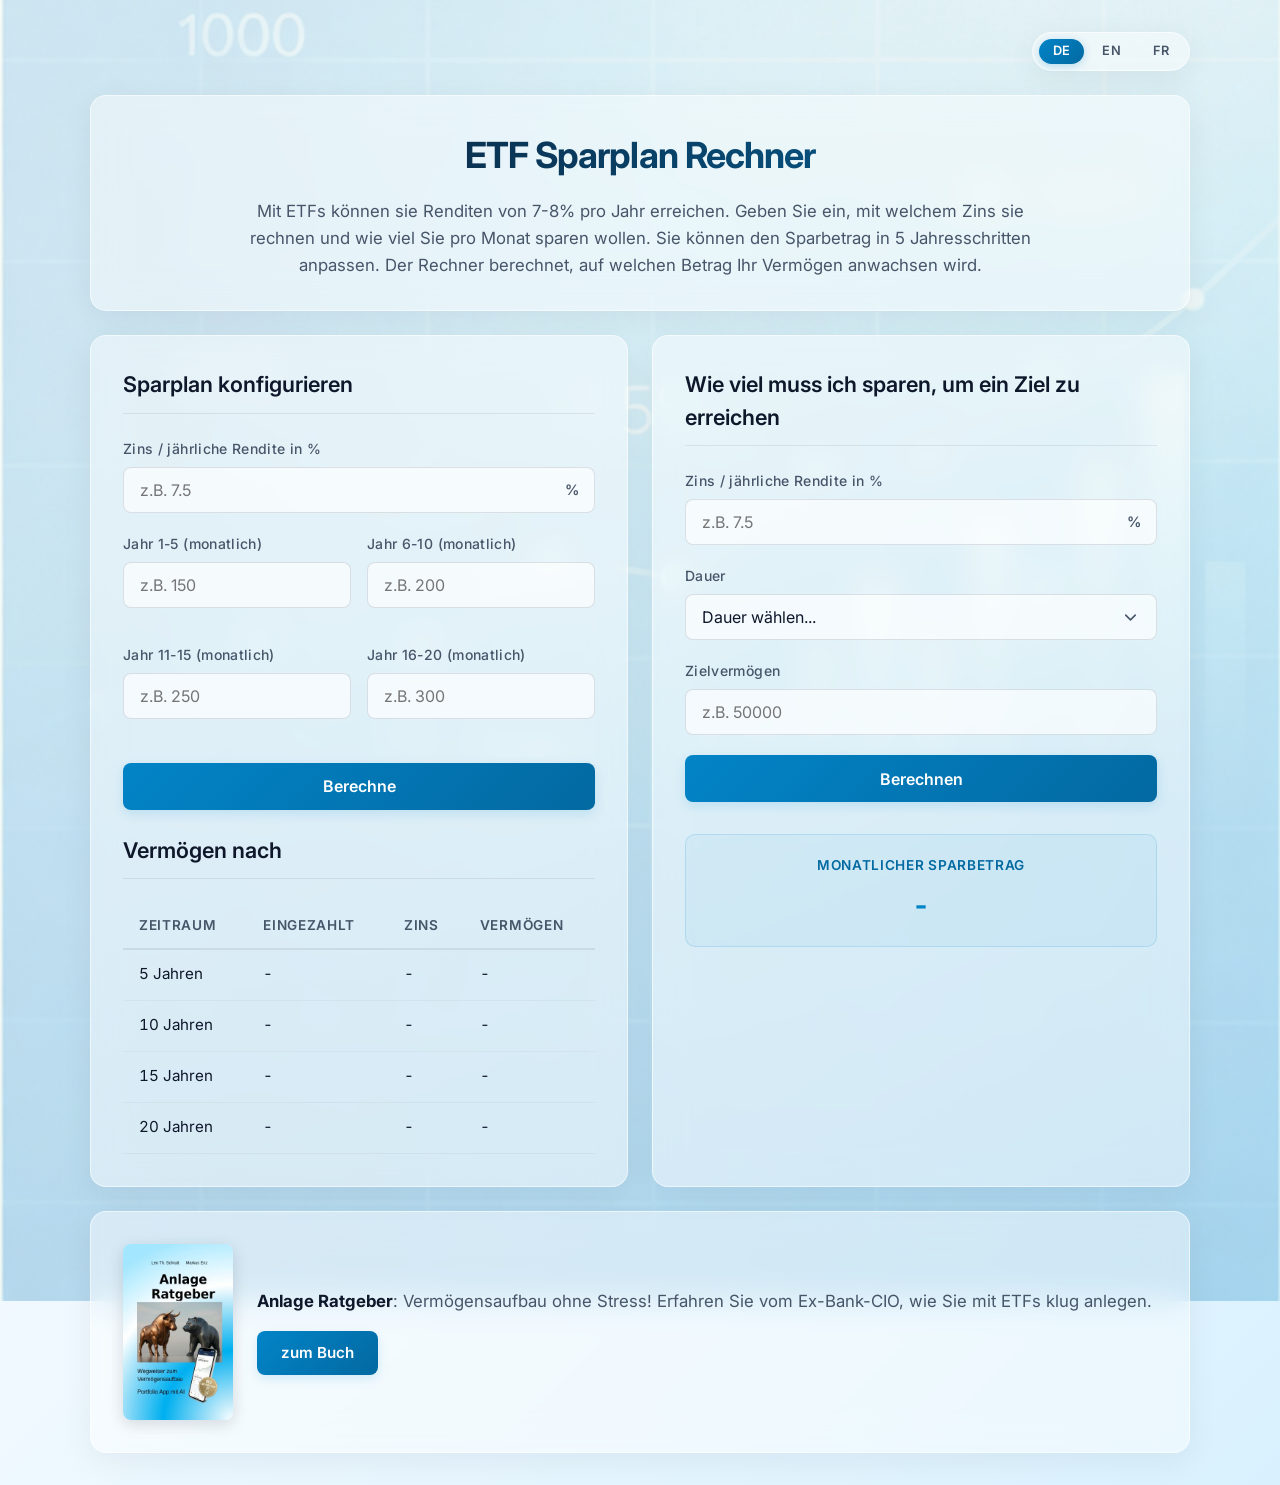
<file: index.html>
<!DOCTYPE html>
<html lang="de">
<head>
  <meta charset="UTF-8">
  <meta name="viewport" content="width=device-width, initial-scale=1.0">
  <title>ETF Sparplan Rechner - Berechnen Sie Ihr Vermögen</title>
  <meta name="description" content="Berechnen Sie den Zinseszins-Effekt Ihres ETF-Sparplans mit flexiblen Raten in 5-Jahresschritten oder berechnen Sie die nötige Sparrate für Ihr finanzielles Ziel.">
  <link rel="stylesheet" href="style.css?v=1.5">
  <script src="script.js" defer></script>
</head>
<body>

  <div class="app-container">

    <!-- Language Switcher -->
    <nav class="lang-switcher" aria-label="Sprache wählen">
      <a href="index.html" class="lang-link active" lang="de" hreflang="de" aria-current="page">DE</a>
      <a href="en.html" class="lang-link" lang="en" hreflang="en">EN</a>
      <a href="fr.html" class="lang-link" lang="fr" hreflang="fr">FR</a>
    </nav>

    <!-- Titelbox & Beschreibung -->
    <header class="glass-box header-box" id="header-box">
      <h1 id="main-title">ETF Sparplan Rechner</h1>
      <p id="description-text">
        Mit ETFs können sie Renditen von 7-8% pro Jahr erreichen. Geben Sie ein, mit welchem Zins sie rechnen und wie viel Sie pro Monat sparen wollen. Sie können den Sparbetrag in 5 Jahresschritten anpassen. Der Rechner berechnet, auf welchen Betrag Ihr Vermögen anwachsen wird.
      </p>
    </header>

    <!-- Main Content Area: Two columns -->
    <main class="calculator-grid">

      <!-- Left Box: Savings Accumulation Calculator -->
      <section class="glass-box" id="savings-calculator-section">
        <h2 class="section-title" id="savings-title">Sparplan konfigurieren</h2>

        <form id="savings-form">
          <div class="form-group">
            <label for="zins">Zins / jährliche Rendite in %</label>
            <div class="input-wrapper">
              <input type="number" id="zins" class="form-control" placeholder="z.B. 7.5" step="0.1" min="0" max="100" required>
              <span class="input-suffix">%</span>
            </div>
          </div>

          <div class="years-grid">
            <div class="form-group">
              <label for="sparbetrag-1-5">Jahr 1-5 (monatlich)</label>
              <div class="input-wrapper">
                <input type="number" id="sparbetrag-1-5" class="form-control" placeholder="z.B. 150" min="0" required>
              </div>
            </div>

            <div class="form-group">
              <label for="sparbetrag-6-10">Jahr 6-10 (monatlich)</label>
              <div class="input-wrapper">
                <input type="number" id="sparbetrag-6-10" class="form-control" placeholder="z.B. 200" min="0" required>
              </div>
            </div>

            <div class="form-group">
              <label for="sparbetrag-11-15">Jahr 11-15 (monatlich)</label>
              <div class="input-wrapper">
                <input type="number" id="sparbetrag-11-15" class="form-control" placeholder="z.B. 250" min="0" required>
              </div>
            </div>

            <div class="form-group">
              <label for="sparbetrag-16-20">Jahr 16-20 (monatlich)</label>
              <div class="input-wrapper">
                <input type="number" id="sparbetrag-16-20" class="form-control" placeholder="z.B. 300" min="0" required>
              </div>
            </div>
          </div>

          <button type="submit" id="btn-berechne-sparplan" class="btn-calculate">Berechne</button>
        </form>

        <!-- Results Table -->
        <div class="results-box" id="results-table-box">
          <h3 class="section-title" id="results-table-title">Vermögen nach</h3>
          <table class="results-table" id="results-table">
            <thead>
              <tr>
                <th>Zeitraum</th>
                <th>Eingezahlt</th>
                <th>Zins</th>
                <th>Vermögen</th>
              </tr>
            </thead>
            <tbody>
              <tr>
                <td>5 Jahren</td>
                <td id="eingezahlt-5">-</td>
                <td id="zins-5">-</td>
                <td id="vermoegen-5">-</td>
              </tr>
              <tr>
                <td>10 Jahren</td>
                <td id="eingezahlt-10">-</td>
                <td id="zins-10">-</td>
                <td id="vermoegen-10">-</td>
              </tr>
              <tr>
                <td>15 Jahren</td>
                <td id="eingezahlt-15">-</td>
                <td id="zins-15">-</td>
                <td id="vermoegen-15">-</td>
              </tr>
              <tr>
                <td>20 Jahren</td>
                <td id="eingezahlt-20">-</td>
                <td id="zins-20">-</td>
                <td id="vermoegen-20">-</td>
              </tr>
            </tbody>
          </table>
        </div>
      </section>

      <!-- Right Box: Target Goal Savings Calculator -->
      <section class="glass-box" id="target-calculator-section">
        <h2 class="section-title" id="target-title">Wie viel muss ich sparen, um ein Ziel zu erreichen</h2>

        <form id="target-form">
          <div class="form-group">
            <label for="ziel-zins">Zins / jährliche Rendite in %</label>
            <div class="input-wrapper">
              <input type="number" id="ziel-zins" class="form-control" placeholder="z.B. 7.5" step="0.1" min="0" max="100" required>
              <span class="input-suffix">%</span>
            </div>
          </div>

          <div class="form-group">
            <label for="ziel-dauer">Dauer</label>
            <select id="ziel-dauer" class="form-control" required>
              <option value="" disabled selected>Dauer wählen...</option>
              <option value="5">5 Jahre</option>
              <option value="10">10 Jahre</option>
              <option value="15">15 Jahre</option>
              <option value="20">20 Jahre</option>
            </select>
          </div>

          <div class="form-group">
            <label for="zielvermoegen">Zielvermögen</label>
            <div class="input-wrapper">
              <input type="number" id="zielvermoegen" class="form-control" placeholder="z.B. 50000" min="0" required>
            </div>
          </div>

          <button type="submit" id="btn-berechne-ziel" class="btn-calculate">Berechnen</button>
        </form>

        <!-- Result Display Card -->
        <div class="target-result-card" id="target-result-card">
          <div class="target-result-label">Monatlicher Sparbetrag</div>
          <div class="target-result-value" id="ziel-sparbetrag-result">-</div>
        </div>
      </section>

    </main>

    <!-- Book Advertisement -->
    <aside class="glass-box book-ad" aria-label="Buchempfehlung">
      <img class="book-ad-cover" src="Bilder/Kindle-Cover-Front-Thumb-De.jpg" alt="Buchcover: Anlage Ratgeber">
      <div class="book-ad-content">
        <p class="book-ad-text"><strong>Anlage Ratgeber</strong>: Vermögensaufbau ohne Stress! Erfahren Sie vom Ex-Bank-CIO, wie Sie mit ETFs klug anlegen.</p>
        <a class="book-ad-btn" href="https://www.amazon.de/exec/obidos/ASIN/3033122248/buchempfehlumark" target="_blank" rel="noopener">zum Buch</a>
      </div>
    </aside>

  </div>

</body>
</html>
</file>
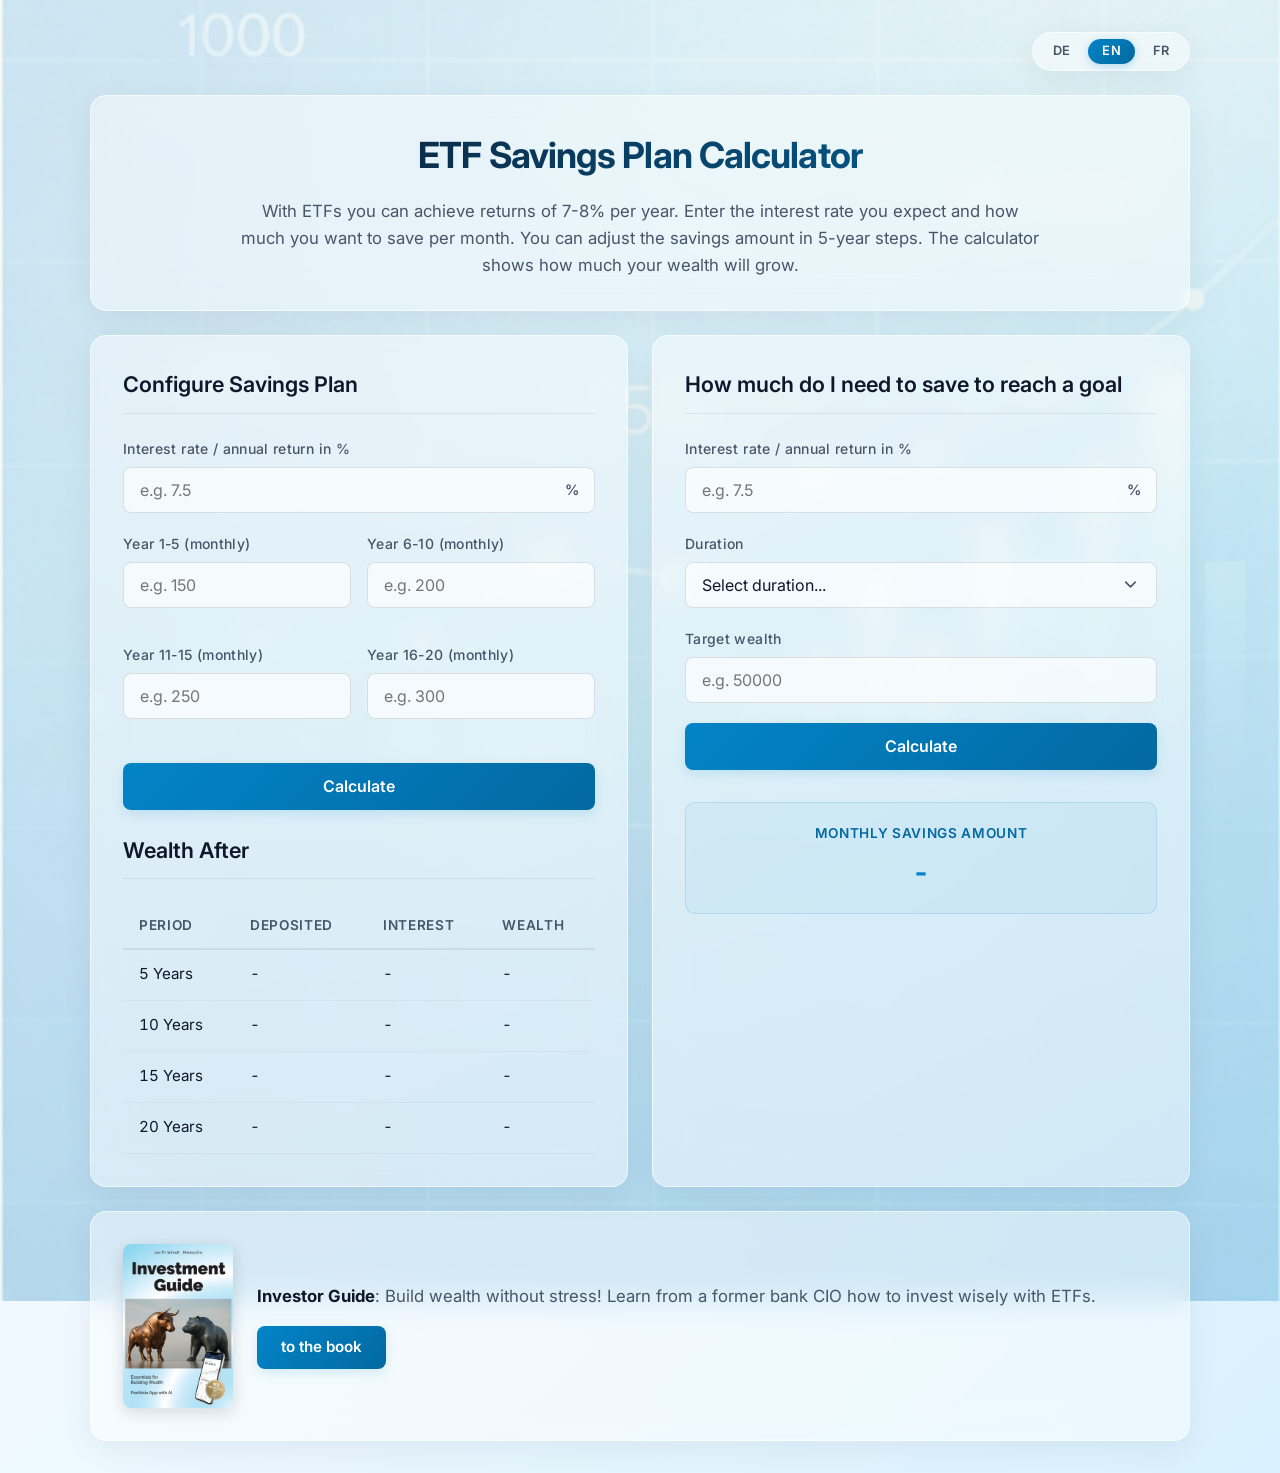
<file: en.html>
<!DOCTYPE html>
<html lang="en">
<head>
  <meta charset="UTF-8">
  <meta name="viewport" content="width=device-width, initial-scale=1.0">
  <title>ETF Savings Plan Calculator - Calculate Your Wealth</title>
  <meta name="description" content="Calculate the compound interest effect of your ETF savings plan with flexible rates in 5-year steps, or calculate the savings rate needed to reach your financial goal.">
  <link rel="stylesheet" href="style.css?v=1.5">
  <script src="script.js" defer></script>
</head>
<body>

  <div class="app-container">

    <!-- Language Switcher -->
    <nav class="lang-switcher" aria-label="Choose language">
      <a href="index.html" class="lang-link" lang="de" hreflang="de">DE</a>
      <a href="en.html" class="lang-link active" lang="en" hreflang="en" aria-current="page">EN</a>
      <a href="fr.html" class="lang-link" lang="fr" hreflang="fr">FR</a>
    </nav>

    <!-- Title Box & Description -->
    <header class="glass-box header-box" id="header-box">
      <h1 id="main-title">ETF Savings Plan Calculator</h1>
      <p id="description-text">
        With ETFs you can achieve returns of 7-8% per year. Enter the interest rate you expect and how much you want to save per month. You can adjust the savings amount in 5-year steps. The calculator shows how much your wealth will grow.
      </p>
    </header>

    <!-- Main Content Area: Two columns -->
    <main class="calculator-grid">

      <!-- Left Box: Savings Accumulation Calculator -->
      <section class="glass-box" id="savings-calculator-section">
        <h2 class="section-title" id="savings-title">Configure Savings Plan</h2>

        <form id="savings-form">
          <div class="form-group">
            <label for="zins">Interest rate / annual return in %</label>
            <div class="input-wrapper">
              <input type="number" id="zins" class="form-control" placeholder="e.g. 7.5" step="0.1" min="0" max="100" required>
              <span class="input-suffix">%</span>
            </div>
          </div>

          <div class="years-grid">
            <div class="form-group">
              <label for="sparbetrag-1-5">Year 1-5 (monthly)</label>
              <div class="input-wrapper">
                <input type="number" id="sparbetrag-1-5" class="form-control" placeholder="e.g. 150" min="0" required>
              </div>
            </div>

            <div class="form-group">
              <label for="sparbetrag-6-10">Year 6-10 (monthly)</label>
              <div class="input-wrapper">
                <input type="number" id="sparbetrag-6-10" class="form-control" placeholder="e.g. 200" min="0" required>
              </div>
            </div>

            <div class="form-group">
              <label for="sparbetrag-11-15">Year 11-15 (monthly)</label>
              <div class="input-wrapper">
                <input type="number" id="sparbetrag-11-15" class="form-control" placeholder="e.g. 250" min="0" required>
              </div>
            </div>

            <div class="form-group">
              <label for="sparbetrag-16-20">Year 16-20 (monthly)</label>
              <div class="input-wrapper">
                <input type="number" id="sparbetrag-16-20" class="form-control" placeholder="e.g. 300" min="0" required>
              </div>
            </div>
          </div>

          <button type="submit" id="btn-berechne-sparplan" class="btn-calculate">Calculate</button>
        </form>

        <!-- Results Table -->
        <div class="results-box" id="results-table-box">
          <h3 class="section-title" id="results-table-title">Wealth After</h3>
          <table class="results-table" id="results-table">
            <thead>
              <tr>
                <th>Period</th>
                <th>Deposited</th>
                <th>Interest</th>
                <th>Wealth</th>
              </tr>
            </thead>
            <tbody>
              <tr>
                <td>5 Years</td>
                <td id="eingezahlt-5">-</td>
                <td id="zins-5">-</td>
                <td id="vermoegen-5">-</td>
              </tr>
              <tr>
                <td>10 Years</td>
                <td id="eingezahlt-10">-</td>
                <td id="zins-10">-</td>
                <td id="vermoegen-10">-</td>
              </tr>
              <tr>
                <td>15 Years</td>
                <td id="eingezahlt-15">-</td>
                <td id="zins-15">-</td>
                <td id="vermoegen-15">-</td>
              </tr>
              <tr>
                <td>20 Years</td>
                <td id="eingezahlt-20">-</td>
                <td id="zins-20">-</td>
                <td id="vermoegen-20">-</td>
              </tr>
            </tbody>
          </table>
        </div>
      </section>

      <!-- Right Box: Target Goal Savings Calculator -->
      <section class="glass-box" id="target-calculator-section">
        <h2 class="section-title" id="target-title">How much do I need to save to reach a goal</h2>

        <form id="target-form">
          <div class="form-group">
            <label for="ziel-zins">Interest rate / annual return in %</label>
            <div class="input-wrapper">
              <input type="number" id="ziel-zins" class="form-control" placeholder="e.g. 7.5" step="0.1" min="0" max="100" required>
              <span class="input-suffix">%</span>
            </div>
          </div>

          <div class="form-group">
            <label for="ziel-dauer">Duration</label>
            <select id="ziel-dauer" class="form-control" required>
              <option value="" disabled selected>Select duration...</option>
              <option value="5">5 years</option>
              <option value="10">10 years</option>
              <option value="15">15 years</option>
              <option value="20">20 years</option>
            </select>
          </div>

          <div class="form-group">
            <label for="zielvermoegen">Target wealth</label>
            <div class="input-wrapper">
              <input type="number" id="zielvermoegen" class="form-control" placeholder="e.g. 50000" min="0" required>
            </div>
          </div>

          <button type="submit" id="btn-berechne-ziel" class="btn-calculate">Calculate</button>
        </form>

        <!-- Result Display Card -->
        <div class="target-result-card" id="target-result-card">
          <div class="target-result-label">Monthly savings amount</div>
          <div class="target-result-value" id="ziel-sparbetrag-result">-</div>
        </div>
      </section>

    </main>

    <!-- Book Advertisement -->
    <aside class="glass-box book-ad" aria-label="Book recommendation">
      <img class="book-ad-cover" src="Bilder/Kindle-Cover-Front-Thumb-En.jpg" alt="Book cover: Investor Guide">
      <div class="book-ad-content">
        <p class="book-ad-text"><strong>Investor Guide</strong>: Build wealth without stress! Learn from a former bank CIO how to invest wisely with ETFs.</p>
        <a class="book-ad-btn" href="https://www.amazon.com/dp/3033122930" target="_blank" rel="noopener">to the book</a>
      </div>
    </aside>

  </div>

</body>
</html>
</file>
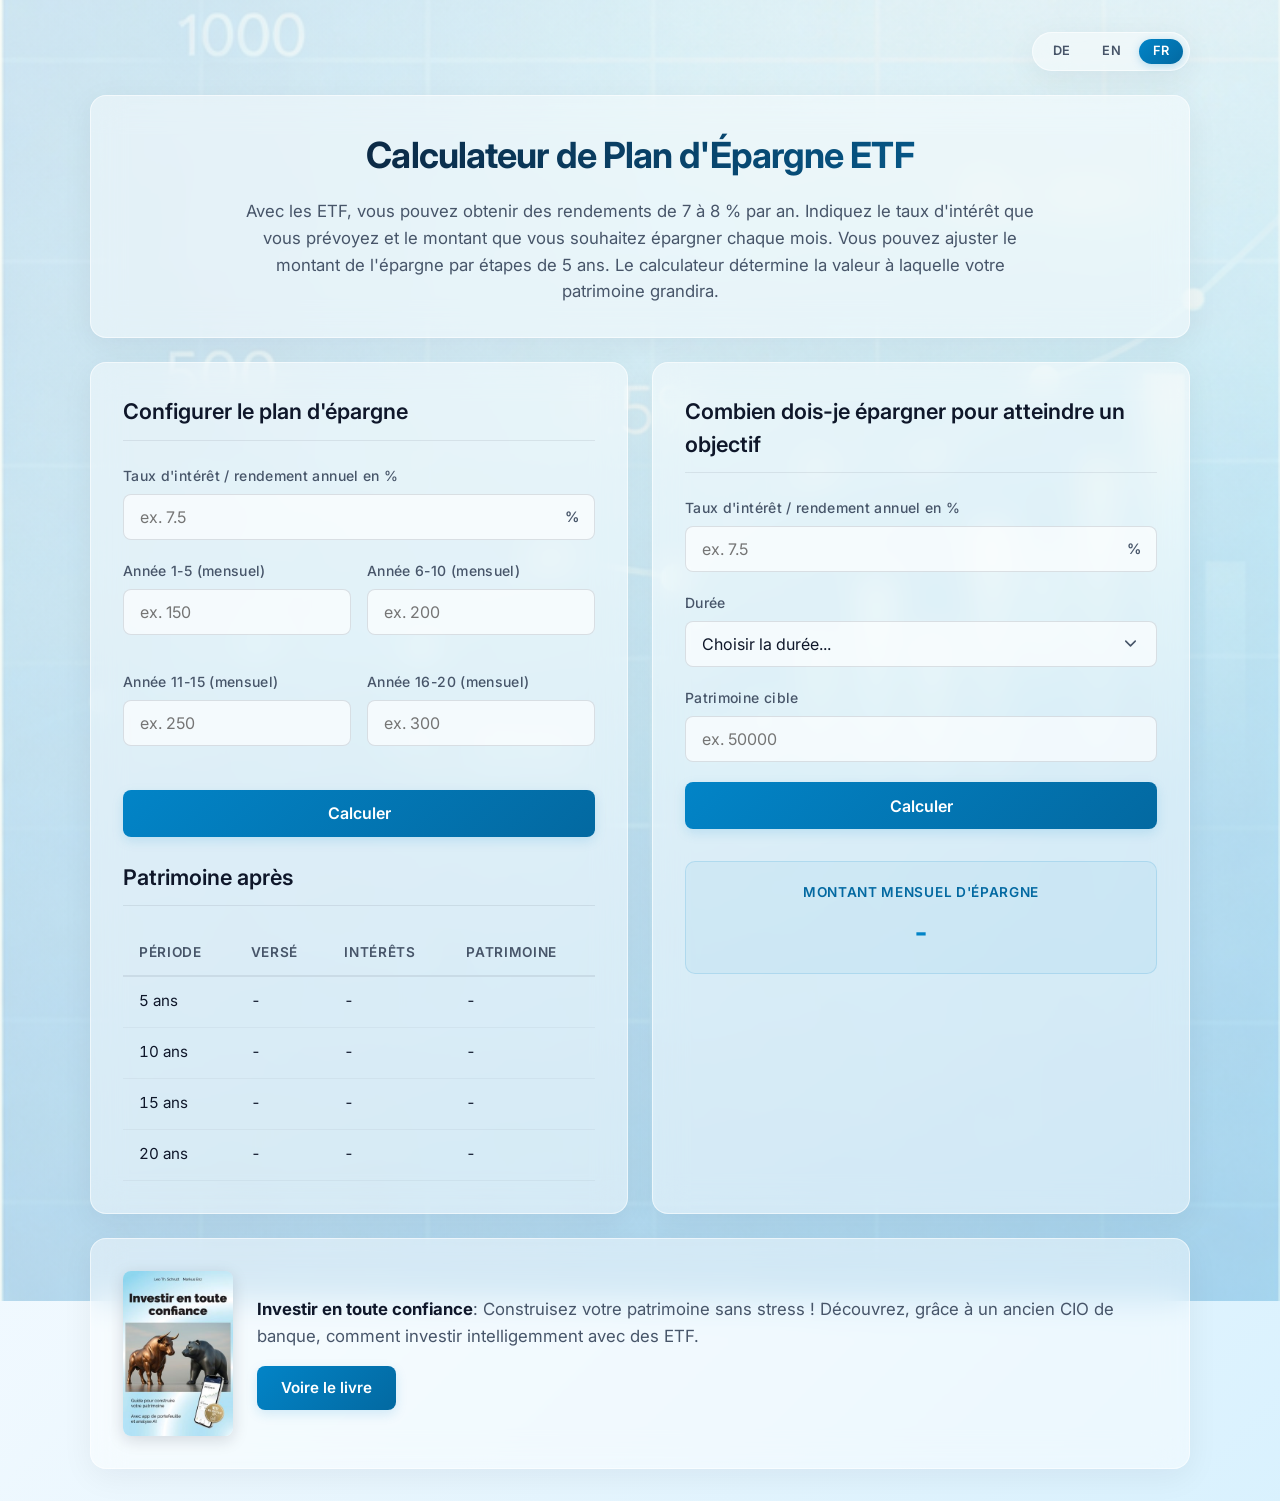
<file: fr.html>
<!DOCTYPE html>
<html lang="fr">
<head>
  <meta charset="UTF-8">
  <meta name="viewport" content="width=device-width, initial-scale=1.0">
  <title>Calculateur de Plan d'Épargne ETF - Calculez Votre Patrimoine</title>
  <meta name="description" content="Calculez l'effet des intérêts composés de votre plan d'épargne ETF avec des taux flexibles par étapes de 5 ans, ou calculez le montant d'épargne nécessaire pour atteindre votre objectif financier.">
  <link rel="stylesheet" href="style.css?v=1.5">
  <script src="script.js" defer></script>
</head>
<body>

  <div class="app-container">

    <!-- Sélecteur de langue -->
    <nav class="lang-switcher" aria-label="Choisir la langue">
      <a href="index.html" class="lang-link" lang="de" hreflang="de">DE</a>
      <a href="en.html" class="lang-link" lang="en" hreflang="en">EN</a>
      <a href="fr.html" class="lang-link active" lang="fr" hreflang="fr" aria-current="page">FR</a>
    </nav>

    <!-- Titre & Description -->
    <header class="glass-box header-box" id="header-box">
      <h1 id="main-title">Calculateur de Plan d'Épargne ETF</h1>
      <p id="description-text">
        Avec les ETF, vous pouvez obtenir des rendements de 7 à 8 % par an. Indiquez le taux d'intérêt que vous prévoyez et le montant que vous souhaitez épargner chaque mois. Vous pouvez ajuster le montant de l'épargne par étapes de 5 ans. Le calculateur détermine la valeur à laquelle votre patrimoine grandira.
      </p>
    </header>

    <!-- Contenu principal : deux colonnes -->
    <main class="calculator-grid">

      <!-- Colonne gauche : calculateur d'accumulation -->
      <section class="glass-box" id="savings-calculator-section">
        <h2 class="section-title" id="savings-title">Configurer le plan d'épargne</h2>

        <form id="savings-form">
          <div class="form-group">
            <label for="zins">Taux d'intérêt / rendement annuel en %</label>
            <div class="input-wrapper">
              <input type="number" id="zins" class="form-control" placeholder="ex. 7.5" step="0.1" min="0" max="100" required>
              <span class="input-suffix">%</span>
            </div>
          </div>

          <div class="years-grid">
            <div class="form-group">
              <label for="sparbetrag-1-5">Année 1-5 (mensuel)</label>
              <div class="input-wrapper">
                <input type="number" id="sparbetrag-1-5" class="form-control" placeholder="ex. 150" min="0" required>
              </div>
            </div>

            <div class="form-group">
              <label for="sparbetrag-6-10">Année 6-10 (mensuel)</label>
              <div class="input-wrapper">
                <input type="number" id="sparbetrag-6-10" class="form-control" placeholder="ex. 200" min="0" required>
              </div>
            </div>

            <div class="form-group">
              <label for="sparbetrag-11-15">Année 11-15 (mensuel)</label>
              <div class="input-wrapper">
                <input type="number" id="sparbetrag-11-15" class="form-control" placeholder="ex. 250" min="0" required>
              </div>
            </div>

            <div class="form-group">
              <label for="sparbetrag-16-20">Année 16-20 (mensuel)</label>
              <div class="input-wrapper">
                <input type="number" id="sparbetrag-16-20" class="form-control" placeholder="ex. 300" min="0" required>
              </div>
            </div>
          </div>

          <button type="submit" id="btn-berechne-sparplan" class="btn-calculate">Calculer</button>
        </form>

        <!-- Tableau des résultats -->
        <div class="results-box" id="results-table-box">
          <h3 class="section-title" id="results-table-title">Patrimoine après</h3>
          <table class="results-table" id="results-table">
            <thead>
              <tr>
                <th>Période</th>
                <th>Versé</th>
                <th>Intérêts</th>
                <th>Patrimoine</th>
              </tr>
            </thead>
            <tbody>
              <tr>
                <td>5 ans</td>
                <td id="eingezahlt-5">-</td>
                <td id="zins-5">-</td>
                <td id="vermoegen-5">-</td>
              </tr>
              <tr>
                <td>10 ans</td>
                <td id="eingezahlt-10">-</td>
                <td id="zins-10">-</td>
                <td id="vermoegen-10">-</td>
              </tr>
              <tr>
                <td>15 ans</td>
                <td id="eingezahlt-15">-</td>
                <td id="zins-15">-</td>
                <td id="vermoegen-15">-</td>
              </tr>
              <tr>
                <td>20 ans</td>
                <td id="eingezahlt-20">-</td>
                <td id="zins-20">-</td>
                <td id="vermoegen-20">-</td>
              </tr>
            </tbody>
          </table>
        </div>
      </section>

      <!-- Colonne droite : calculateur d'objectif -->
      <section class="glass-box" id="target-calculator-section">
        <h2 class="section-title" id="target-title">Combien dois-je épargner pour atteindre un objectif</h2>

        <form id="target-form">
          <div class="form-group">
            <label for="ziel-zins">Taux d'intérêt / rendement annuel en %</label>
            <div class="input-wrapper">
              <input type="number" id="ziel-zins" class="form-control" placeholder="ex. 7.5" step="0.1" min="0" max="100" required>
              <span class="input-suffix">%</span>
            </div>
          </div>

          <div class="form-group">
            <label for="ziel-dauer">Durée</label>
            <select id="ziel-dauer" class="form-control" required>
              <option value="" disabled selected>Choisir la durée...</option>
              <option value="5">5 ans</option>
              <option value="10">10 ans</option>
              <option value="15">15 ans</option>
              <option value="20">20 ans</option>
            </select>
          </div>

          <div class="form-group">
            <label for="zielvermoegen">Patrimoine cible</label>
            <div class="input-wrapper">
              <input type="number" id="zielvermoegen" class="form-control" placeholder="ex. 50000" min="0" required>
            </div>
          </div>

          <button type="submit" id="btn-berechne-ziel" class="btn-calculate">Calculer</button>
        </form>

        <!-- Carte de résultat -->
        <div class="target-result-card" id="target-result-card">
          <div class="target-result-label">Montant mensuel d'épargne</div>
          <div class="target-result-value" id="ziel-sparbetrag-result">-</div>
        </div>
      </section>

    </main>

    <!-- Book Advertisement -->
    <aside class="glass-box book-ad" aria-label="Recommandation de livre">
      <img class="book-ad-cover" src="Bilder/Kindle-Cover-Front-Thumb-fr.jpg" alt="Couverture du livre : Investir en toute confiance">
      <div class="book-ad-content">
        <p class="book-ad-text"><strong>Investir en toute confiance</strong>: Construisez votre patrimoine sans stress ! Découvrez, grâce à un ancien CIO de banque, comment investir intelligemment avec des ETF.</p>
        <a class="book-ad-btn" href="https://www.amazon.fr/dp/3033123260" target="_blank" rel="noopener">Voire le livre</a>
      </div>
    </aside>

  </div>

</body>
</html>
</file>
<file: style.css>
/* Import Inter font from Google Fonts */
@import url('https://fonts.googleapis.com/css2?family=Inter:wght@300;400;500;600;700&display=swap');

/* CSS Variables for light glassmorphism design system */
:root {
  --font-sans: 'Inter', system-ui, -apple-system, BlinkMacSystemFont, "Segoe UI", Roboto, sans-serif;
  --glass-bg: rgba(255, 255, 255, 0.45);
  --glass-border: rgba(255, 255, 255, 0.55);
  --glass-blur: 16px;
  --glass-shadow: 0 8px 32px 0 rgba(15, 23, 42, 0.06);
  
  --primary-gradient: linear-gradient(135deg, #0284c7, #0369a1);
  --primary-hover-gradient: linear-gradient(135deg, #0ea5e9, #0284c7);
  --text-main: #0f172a;
  --text-muted: #475569;
  --input-bg: rgba(255, 255, 255, 0.65);
  --input-border: rgba(15, 23, 42, 0.12);
  --input-focus-border: #0284c7;
  
  --transition-smooth: all 0.3s cubic-bezier(0.4, 0, 0.2, 1);
}

/* Reset and Base Styles */
* {
  box-sizing: border-box;
  margin: 0;
  padding: 0;
}

body {
  font-family: var(--font-sans);
  color: var(--text-main);
  min-height: 100vh;
  /* Background image with a light blue gradient overlay for readability */
  background:
    linear-gradient(135deg, rgba(240, 249, 255, 0.55) 0%, rgba(224, 242, 254, 0.5) 50%, rgba(186, 230, 253, 0.55) 100%),
    url('Bilder/Hintergrund.png') no-repeat center center fixed;
  background-size: cover;
  display: flex;
  justify-content: center;
  align-items: flex-start;
  padding: 2rem 1rem;
  line-height: 1.5;
}

/* Responsive Container */
.app-container {
  width: 100%;
  max-width: 1100px;
  display: flex;
  flex-direction: column;
  gap: 1.5rem;
}

/* Language Switcher */
.lang-switcher {
  align-self: flex-end;
  display: inline-flex;
  gap: 0.25rem;
  padding: 0.35rem;
  background: var(--glass-bg);
  backdrop-filter: blur(var(--glass-blur));
  -webkit-backdrop-filter: blur(var(--glass-blur));
  border: 1px solid var(--glass-border);
  border-radius: 999px;
  box-shadow: var(--glass-shadow);
}

.lang-link {
  font-size: 0.8rem;
  font-weight: 600;
  letter-spacing: 0.05em;
  color: var(--text-muted);
  text-decoration: none;
  padding: 0.4rem 0.85rem;
  border-radius: 999px;
  transition: var(--transition-smooth);
  line-height: 1;
}

.lang-link:hover {
  color: var(--text-main);
  background: rgba(255, 255, 255, 0.55);
}

.lang-link.active {
  color: #ffffff;
  background: var(--primary-gradient);
  box-shadow: 0 2px 8px rgba(2, 132, 199, 0.25);
}

/* Glassmorphism Box styling */
.glass-box {
  background: var(--glass-bg);
  backdrop-filter: blur(var(--glass-blur));
  -webkit-backdrop-filter: blur(var(--glass-blur));
  border: 1px solid var(--glass-border);
  border-radius: 16px;
  padding: 2rem;
  box-shadow: var(--glass-shadow);
  transition: var(--transition-smooth);
}

.glass-box:hover {
  border-color: rgba(255, 255, 255, 0.75);
  box-shadow: 0 12px 40px 0 rgba(15, 23, 42, 0.1);
}

/* Header Box */
.header-box {
  text-align: center;
  display: flex;
  flex-direction: column;
  gap: 1rem;
}

.header-box h1 {
  font-size: 2.25rem;
  font-weight: 700;
  letter-spacing: -0.025em;
  background: linear-gradient(to right, #0f172a, #0369a1);
  -webkit-background-clip: text;
  -webkit-text-fill-color: transparent;
}

.header-box p {
  color: var(--text-muted);
  font-size: 1.05rem;
  max-width: 800px;
  margin: 0 auto;
  line-height: 1.6;
}

/* Main Grid Layout */
.calculator-grid {
  display: grid;
  grid-template-columns: 1fr;
  gap: 1.5rem;
}

@media (min-width: 850px) {
  .calculator-grid {
    grid-template-columns: 1fr 1fr;
  }
}

/* Box Section Titles */
.section-title {
  font-size: 1.35rem;
  font-weight: 600;
  margin-bottom: 1.5rem;
  border-bottom: 1px solid rgba(15, 23, 42, 0.08);
  padding-bottom: 0.75rem;
  display: flex;
  align-items: center;
  gap: 0.5rem;
}

/* Forms & Inputs styling */
.form-group {
  margin-bottom: 1.25rem;
  display: flex;
  flex-direction: column;
  gap: 0.5rem;
}

.form-group label {
  font-size: 0.875rem;
  font-weight: 500;
  color: var(--text-muted);
  letter-spacing: 0.025em;
}

.input-wrapper {
  position: relative;
  display: flex;
  align-items: center;
}

.form-control {
  width: 100%;
  padding: 0.75rem 1rem;
  font-family: var(--font-sans);
  font-size: 1rem;
  color: var(--text-main);
  background: var(--input-bg);
  border: 1px solid var(--input-border);
  border-radius: 8px;
  transition: var(--transition-smooth);
}

/* Space for suffix symbol or select arrow only when needed */
.input-wrapper:has(.input-suffix) .form-control,
select.form-control {
  padding-right: 2.5rem;
}

.form-control:focus {
  outline: none;
  border-color: var(--input-focus-border);
  background: rgba(255, 255, 255, 0.85);
  box-shadow: 0 0 0 3px rgba(2, 132, 199, 0.15);
}

/* Icon / Unit suffix inside input */
.input-suffix {
  position: absolute;
  right: 1rem;
  color: var(--text-muted);
  font-size: 0.9rem;
  font-weight: 600;
  pointer-events: none;
}

/* Multi-year Inputs Grid */
.years-grid {
  display: grid;
  grid-template-columns: 1fr 1fr;
  gap: 1rem;
  margin-top: 1rem;
  margin-bottom: 1.5rem;
}

/* Buttons */
.btn-calculate {
  width: 100%;
  padding: 0.85rem;
  font-family: var(--font-sans);
  font-size: 1rem;
  font-weight: 600;
  color: #ffffff;
  background: var(--primary-gradient);
  border: none;
  border-radius: 8px;
  cursor: pointer;
  transition: var(--transition-smooth);
  box-shadow: 0 4px 12px rgba(2, 132, 199, 0.15);
}

.btn-calculate:hover {
  background: var(--primary-hover-gradient);
  transform: translateY(-2px);
  box-shadow: 0 6px 20px rgba(2, 132, 199, 0.25);
}

.btn-calculate:active {
  transform: translateY(0);
}

/* Result Table Box and Styles */
.results-box {
  margin-top: 1.5rem;
}

.results-table {
  width: 100%;
  border-collapse: collapse;
  margin-top: 1rem;
  text-align: left;
}

.results-table th {
  padding: 0.75rem 1rem;
  font-size: 0.85rem;
  font-weight: 600;
  text-transform: uppercase;
  color: var(--text-muted);
  border-bottom: 2px solid rgba(15, 23, 42, 0.08);
  letter-spacing: 0.05em;
}

.results-table td {
  padding: 0.85rem 1rem;
  font-size: 0.95rem;
  border-bottom: 1px solid rgba(15, 23, 42, 0.04);
  font-variant-numeric: tabular-nums;
}

.results-table tbody tr {
  transition: var(--transition-smooth);
}

.results-table tbody tr:hover {
  background: rgba(255, 255, 255, 0.25);
}

/* Target Calculator Specific Output */
.target-result-card {
  margin-top: 2rem;
  background: rgba(2, 132, 199, 0.05);
  border: 1px solid rgba(2, 132, 199, 0.15);
  border-radius: 10px;
  padding: 1.25rem;
  text-align: center;
  transition: var(--transition-smooth);
}

.target-result-card.active {
  background: rgba(2, 132, 199, 0.1);
  border-color: rgba(2, 132, 199, 0.3);
}

.target-result-label {
  font-size: 0.85rem;
  font-weight: 600;
  text-transform: uppercase;
  color: #0369a1;
  letter-spacing: 0.05em;
  margin-bottom: 0.5rem;
}

.target-result-value {
  font-size: 1.75rem;
  font-weight: 700;
  color: #0284c7;
  font-variant-numeric: tabular-nums;
}

/* Custom styling for standard select element to match theme */
select.form-control {
  appearance: none;
  background-image: url("data:image/svg+xml;charset=UTF-8,%3Csvg xmlns='http://www.w3.org/2000/svg' viewBox='0 0 24 24' fill='none' stroke='%23475569' stroke-width='2' stroke-linecap='round' stroke-linejoin='round'%3E%3Cpolyline points='6 9 12 15 18 9'%3E%3C/polyline%3E%3C/svg%3E");
  background-repeat: no-repeat;
  background-position: right 1rem center;
  background-size: 1.2em;
  padding-right: 2.5rem;
}

select.form-control option {
  background-color: #ffffff;
  color: #0f172a;
}

/* Book Advertisement Block */
.book-ad {
  display: flex;
  align-items: center;
  gap: 1.5rem;
}

.book-ad-cover {
  flex-shrink: 0;
  width: 110px;
  height: auto;
  border-radius: 8px;
  box-shadow: 0 4px 16px rgba(15, 23, 42, 0.15);
}

.book-ad-content {
  display: flex;
  flex-direction: column;
  align-items: flex-start;
  gap: 1rem;
}

.book-ad-text {
  color: var(--text-muted);
  font-size: 1.05rem;
  line-height: 1.6;
  margin: 0;
}

.book-ad-text strong {
  color: var(--text-main);
}

.book-ad-btn {
  display: inline-block;
  padding: 0.65rem 1.5rem;
  font-family: var(--font-sans);
  font-size: 0.95rem;
  font-weight: 600;
  color: #ffffff;
  background: var(--primary-gradient);
  border-radius: 8px;
  text-decoration: none;
  cursor: pointer;
  transition: var(--transition-smooth);
  box-shadow: 0 4px 12px rgba(2, 132, 199, 0.15);
}

.book-ad-btn:hover {
  background: var(--primary-hover-gradient);
  transform: translateY(-2px);
  box-shadow: 0 6px 20px rgba(2, 132, 199, 0.25);
}

@media (max-width: 560px) {
  .book-ad {
    flex-direction: column;
    text-align: center;
  }

  .book-ad-content {
    align-items: center;
  }
}
</file>
